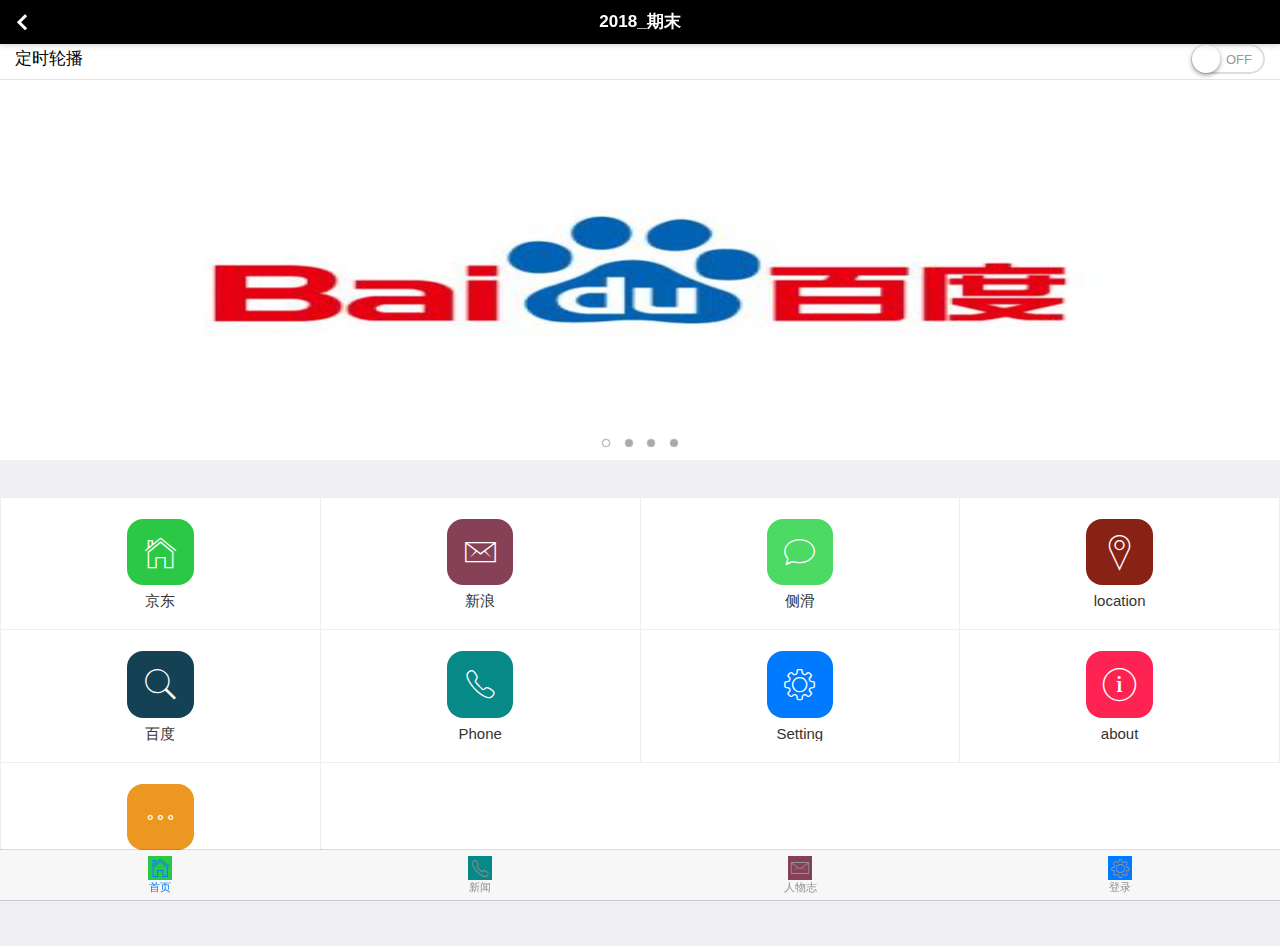
<file: 第六题/phy的app/index.html>
<!DOCTYPE html>
<html>

	<head>
		<meta charset="utf-8">
		<title>Hello MUI</title>
		<meta name="viewport" content="width=device-width, initial-scale=1,maximum-scale=1,user-scalable=no">
		<meta name="apple-mobile-web-app-capable" content="yes">
		<meta name="apple-mobile-web-app-status-bar-style" content="black">

		<!--标准mui.css-->
		<link rel="stylesheet" href="css/mui.min.css">
		<link rel="stylesheet" href="css/exam.css">
		<!--App自定义的css-->
		<!--<link rel="stylesheet" type="text/css" href="../css/app.css"/>-->
	</head>

	<body>
		<header class="mui-bar mui-bar-nav">
			<a class="mui-action-back mui-icon mui-icon-left-nav mui-pull-left"></a>
			<h1 class="mui-title">2018_期末</h1>
		</header>
		<div class="mui-content">
			<ul class="mui-table-view mui-table-view-chevron">
				<li id="switch" class="mui-table-view-cell">
					定时轮播
					<div class="mui-switch">
						<div class="mui-switch-handle"></div>
					</div>
				</li>
			</ul>
		</div>
		<div id="slider" class="mui-slider" >
			<div class="mui-slider-group mui-slider-loop">
				<!-- 额外增加的一个节点(循环轮播：第一个节点是最后一张轮播) -->
				<div class="mui-slider-item mui-slider-item-duplicate">
					<a href="#">
						<img src="images/yuantiao.jpg" width="50px" height="380px " >
					</a>
				</div>
				<!-- 第一张 -->
				<div class="mui-slider-item">
					<a href="#">
						<img src="images/baidu.jpg"  width="50px" height="380px " >
					</a>
				</div>
				<!-- 第二张 -->
				<div class="mui-slider-item">
					<a href="#">
						<img src="images/jingdong.jpg"  width="50px" height="380px " >
					</a>
				</div>
				<!-- 第三张 -->
				<div class="mui-slider-item">
					<a href="#">
						<img src="images/yangshi.jpg"  width="50px" height="380px ">
					</a>
				</div>
				<!-- 第四张 -->
				<div class="mui-slider-item">
					<a href="#">
						<img src="images/zdnf.jpg"  width="100px" height="380px ">
					</a>
				</div>
				<!-- 额外增加的一个节点(循环轮播：最后一个节点是第一张轮播) -->
				<div class="mui-slider-item mui-slider-item-duplicate">
					<a href="#">
						<img src="images/shuijiao.jpg"  width="50px" height="380px ">
					</a>
				</div>
			</div>
			<div class="mui-slider-indicator">
				<div class="mui-indicator mui-active"></div>
				<div class="mui-indicator"></div>
				<div class="mui-indicator"></div>
				<div class="mui-indicator"></div>
			</div>
		</div>
		<nav class="mui-bar mui-bar-tab">
		    <a class="mui-tab-item mui-active" href="index.html">
		        <span class="mui-icon mui-icon-home"></span>
		        <span class="mui-tab-label">首页</span>
		    </a>
		    <a class="mui-tab-item" href="imageviewer.html">
		        <span class="mui-icon mui-icon-phone"></span>
		        <span class="mui-tab-label">新闻</span>
		    </a>
		    <a class="mui-tab-item" href="page1.html">
		        <span class="mui-icon mui-icon-email"></span>
		        <span class="mui-tab-label">人物志</span>
		    </a>
		    <a class="mui-tab-item" href="login.html">
		        <span class="mui-icon mui-icon-gear"></span>
		        <span class="mui-tab-label">登录</span>
		    </a>
		</nav>
		
		<div class="mui-content">
		        <ul class="mui-table-view mui-grid-view mui-grid-9">
		            <li class="mui-table-view-cell mui-media mui-col-xs-4 mui-col-sm-3"><a href="https://www.jd.com/">
		                    <span class="mui-icon mui-icon-home"></span>
		                    <div class="mui-media-body">京东</div></a></li>
		            <li class="mui-table-view-cell mui-media mui-col-xs-4 mui-col-sm-3"><a href="https://www.sina.com.cn/">
		                    <span class="mui-icon mui-icon-email"></span>
		                    <div class="mui-media-body">新浪</div></a></li>
		            <li class="mui-table-view-cell mui-media mui-col-xs-4 mui-col-sm-3"><a href="offcanvas-drag-left.html">
		                    <span class="mui-icon mui-icon-chatbubble"></span>
		                    <div class="mui-media-body">侧滑</div></a></li>
		            <li class="mui-table-view-cell mui-media mui-col-xs-4 mui-col-sm-3"><a href="#">
		                    <span class="mui-icon mui-icon-location"></span>
		                    <div class="mui-media-body">location</div></a></li>
		            <li class="mui-table-view-cell mui-media mui-col-xs-4 mui-col-sm-3"><a href="#">
		                    <span class="mui-icon mui-icon-search"></span>
		                    <div class="mui-media-body">百度</div></a></li>
		            <li class="mui-table-view-cell mui-media mui-col-xs-4 mui-col-sm-3"><a href="https://www.baidu.com/">
		                    <span class="mui-icon mui-icon-phone"></span>
		                    <div class="mui-media-body">Phone</div></a></li>
		            <li class="mui-table-view-cell mui-media mui-col-xs-4 mui-col-sm-3"><a href="#">
		                    <span class="mui-icon mui-icon-gear"></span>
		                    <div class="mui-media-body">Setting</div></a></li>
		            <li class="mui-table-view-cell mui-media mui-col-xs-4 mui-col-sm-3"><a href="#">
		                    <span class="mui-icon mui-icon-info"></span>
		                    <div class="mui-media-body">about</div></a></li>
		           <li class="mui-table-view-cell mui-media mui-col-xs-4 mui-col-sm-3"><a href="#">
		                    <span class="mui-icon mui-icon-more"></span>
		                    <div class="mui-media-body">more</div></a></li>
		        </ul> 
		</div>
		
		<script src="js/mui.min.js"></script>
		<script type="text/javascript" charset="utf-8">
			mui.init({
				swipeBack:true //启用右滑关闭功能
			});
			var slider = mui("#slider");
			document.getElementById("switch").addEventListener('toggle', function(e) {
				if (e.detail.isActive) {
					slider.slider({
						interval: 5000
					});
				} else {
					slider.slider({
						interval: 0
					});
				}
			});
		</script>
	
	<script >
        	mui.init();   	mui('body').on('tap','a',function(){document.location.href=this.href;});
	   </script>

	</body>

</html>
</file>
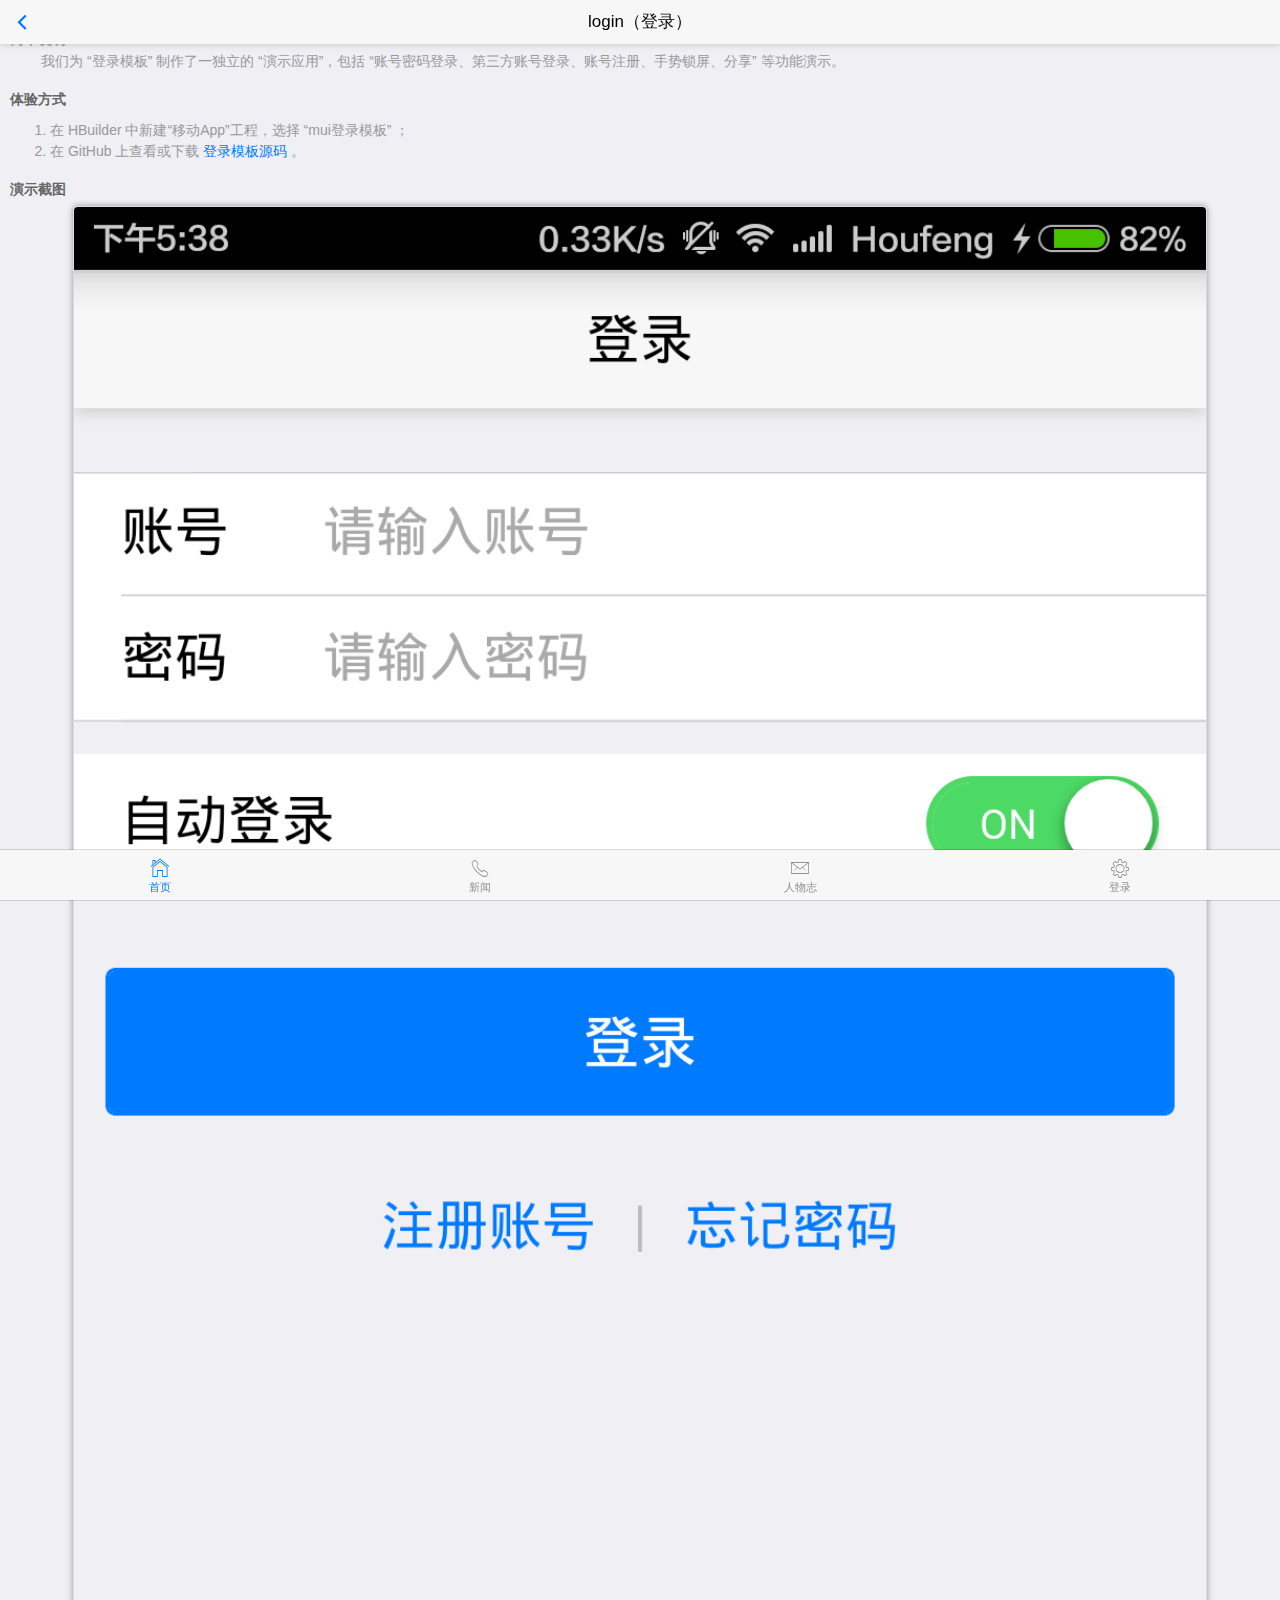
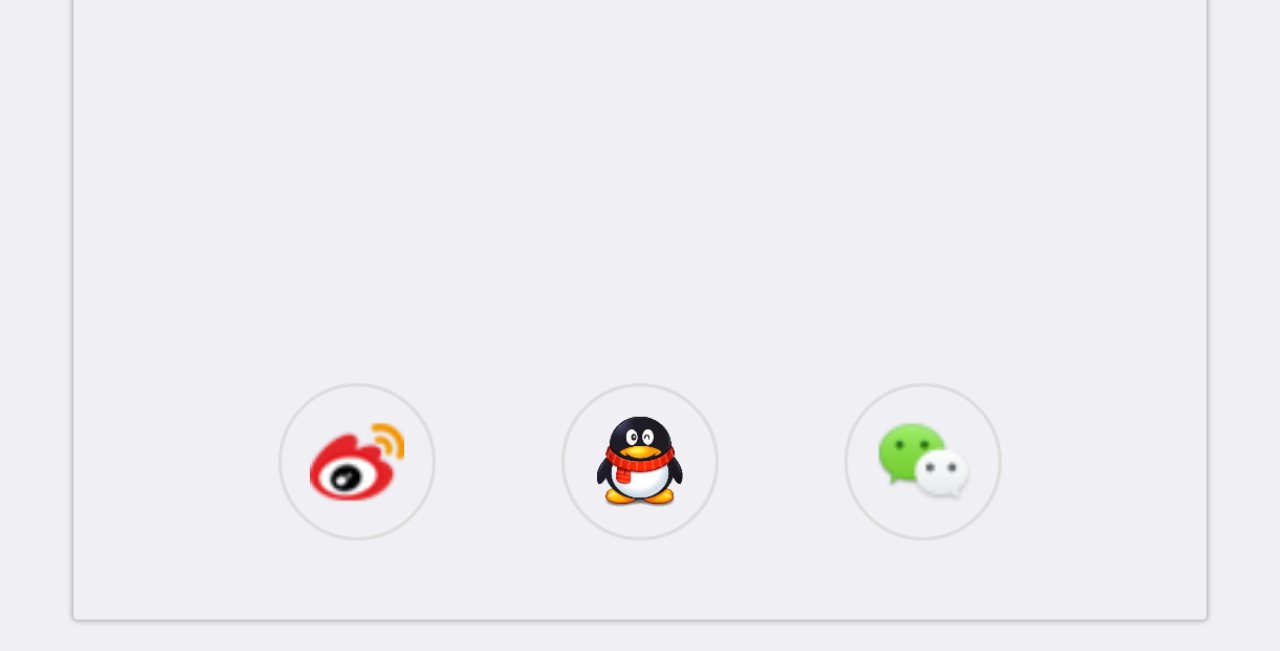
<file: 第六题/phy的app/login.html>
<!DOCTYPE html>
<html>

	<head>
		<meta charset="utf-8">
		<meta name="viewport" content="width=device-width,initial-scale=1,minimum-scale=1,maximum-scale=1,user-scalable=no" />
		<title></title>
		<link href="css/mui.min.css" rel="stylesheet" />
		<!--App自定义的css-->
		<link rel="stylesheet" type="text/css" href="css/app.css" />
		<style>
			h5,
			p,
			ol,
			li {
				color: #666;
				font-size: 14px;
			}
			h5 {
				font-weight: bold;
			}
			p,
			ol {
				padding: 5px auto;
				margin-bottom: 20px;
			}
			p,
			li {
				color: #999;
			}
			img {
				width: 90%;
				border: solid 1px #ddd;
				border-radius: 5px;
				box-shadow: 0px 0px 5px 1px #aaa;
				margin: 5px auto;
			}
		</style>
	</head>

	<body>
		<header class="mui-bar mui-bar-nav">
			<a class="mui-action-back mui-icon mui-icon-left-nav mui-pull-left"></a>
			<h1 class="mui-title">login（登录）</h1>
		</header>
		<div class="mui-content">
			<div class="mui-content-padded">
				<h5>简单说明</h5>
				<p>
					&nbsp;&nbsp;&nbsp;&nbsp;&nbsp;&nbsp;&nbsp;&nbsp;我们为 “登录模板” 制作了一独立的 “演示应用”，包括 “账号密码登录、第三方账号登录、账号注册、手势锁屏、分享” 等功能演示。
				</p>
				<h5>体验方式</h5>
				<ol>
					<li>在 HBuilder 中新建“移动App”工程，选择 “mui登录模板” ；</li>
					<li>在 GitHub 上查看或下载 <a _src='https://github.com/dcloudio/mui/tree/master/examples/login'>登录模板源码</a> 。
					</li>
				</ol>
				<h5>演示截图</h5>
				<p style="text-align: center;">
					<img src="images/login-1.png" />
				</p>
			</div>
		</div>
		<script src="js/mui.min.js"></script>
		<script type="text/javascript" charset="utf-8">
			(function(mui, window, document, undefined) {
				mui.init();
				var qsa = function() {
					return [].slice.call(document.querySelectorAll.apply(document, arguments));
				};
				qsa("[_src]").forEach(function(item) {
					item.addEventListener('tap', function() {
						var url = this.getAttribute('_src');
						if (url) {
							plus.runtime.openURL(url);
						};
					}, false);
				});
			})(mui, window, document, undefined);
		</script>
	
	<nav class="mui-bar mui-bar-tab">
		    <a class="mui-tab-item mui-active" href="index.html">
		        <span class="mui-icon mui-icon-home"></span>
		        <span class="mui-tab-label">首页</span>
		    </a>
		    <a class="mui-tab-item" href="imageviewer.html">
		        <span class="mui-icon mui-icon-phone"></span>
		        <span class="mui-tab-label">新闻</span>
		    </a>
		    <a class="mui-tab-item" href="page1.html">
		        <span class="mui-icon mui-icon-email"></span>
		        <span class="mui-tab-label">人物志</span>
		    </a>
		    <a class="mui-tab-item" href="login.html">
		        <span class="mui-icon mui-icon-gear"></span>
		        <span class="mui-tab-label">登录</span>
		    </a>
		</nav>
	</body>

</html>
</file>
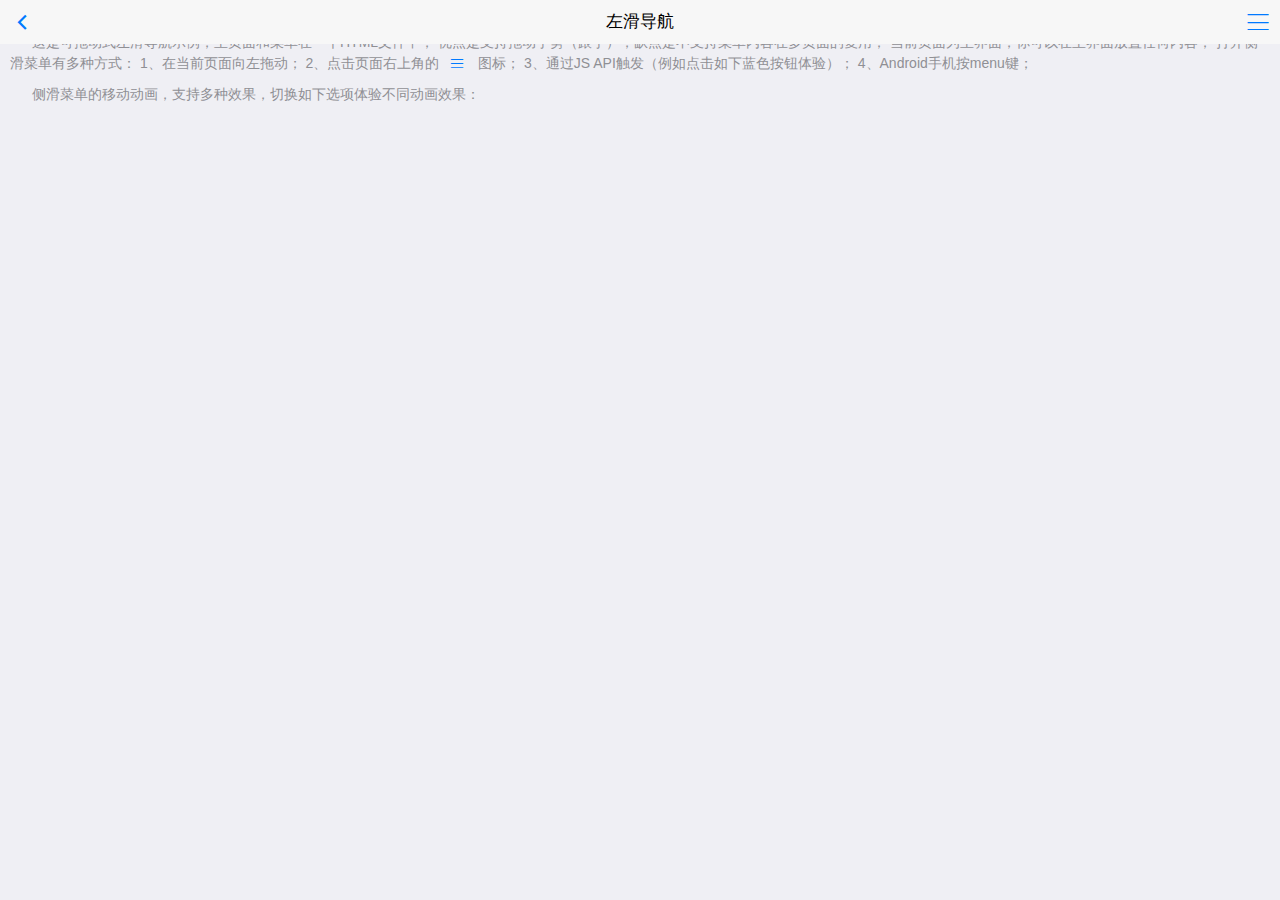
<file: 第六题/phy的app/offcanvas-drag-left.html>
<!DOCTYPE html>
<html>

	<head>
		<meta charset="utf-8">
		<title>Hello MUI</title>
		<meta name="viewport" content="width=device-width, initial-scale=1,maximum-scale=1,user-scalable=no">
		<meta name="apple-mobile-web-app-capable" content="yes">
		<meta name="apple-mobile-web-app-status-bar-style" content="black">

		<link rel="stylesheet" href="css/mui.min.css">
		<style>
			html,
			body {
				background-color: #efeff4;
			}
			p {
				text-indent: 22px;
			}
			span.mui-icon {
				font-size: 14px;
				color: #007aff;
				margin-left: -15px;
				padding-right: 10px;
			}
			.mui-off-canvas-right {
				color: #fff;
			}
			.title {
				margin: 35px 15px 10px;
			}
			.title+.content {
				margin: 10px 15px 35px;
				color: #bbb;
				text-indent: 1em;
				font-size: 14px;
				line-height: 24px;
			}
			input {
				color: #000;
			}
		</style>
	</head>

	<body>
		<!--侧滑菜单容器-->
		<div id="offCanvasWrapper" class="mui-off-canvas-wrap mui-draggable">
			<!--菜单部分-->
			<aside id="offCanvasSide" class="mui-off-canvas-right">
				<div id="offCanvasSideScroll" class="mui-scroll-wrapper">
					<div class="mui-scroll">
						<div class="title">侧滑导航</div>
						<div class="content">
							这是可拖动式侧滑菜单示例，你可以在这里放置任何内容；关闭侧滑菜单有多种方式： 1.在手机屏幕任意位置向右拖动(drag)；2.点击本侧滑菜单页之外的任意位置; 3.点击如下红色按钮
							<span class="android-only">；4.Android手机按back键；5.Android手机按menu键
							</span>。
							<p style="margin: 10px 15px;">
								<button id="offCanvasHide" type="button" class="mui-btn mui-btn-danger mui-btn-block" style="padding: 5px 20px;">关闭侧滑菜单</button>
							</p>

						</div>
						<div class="title" style="margin-bottom: 25px;">侧滑列表示例</div>
						<ul class="mui-table-view mui-table-view-chevron mui-table-view-inverted">
							<li class="mui-table-view-cell">
								<a class="mui-navigate-right">
									Item 1
								</a>
							</li>
							<li class="mui-table-view-cell">
								<a class="mui-navigate-right">
									Item 2
								</a>
							</li>
							<li class="mui-table-view-cell">
								<a class="mui-navigate-right">
									Item 3
								</a>
							</li>
							<li class="mui-table-view-cell">
								<a class="mui-navigate-right">
									Item 4
								</a>
							</li>
							<li class="mui-table-view-cell">
								<a class="mui-navigate-right">
									Item 5
								</a>
							</li>
							<li class="mui-table-view-cell">
								<a class="mui-navigate-right">
								Item 6
							</a>
							</li>

						</ul>
					</div>
				</div>
			</aside>
			<div class="mui-inner-wrap">
				<header class="mui-bar mui-bar-nav">
					<a class="mui-action-back mui-icon mui-icon-back mui-pull-left"></a>
					<a id="offCanvasBtn" href="#offCanvasSide" class="mui-icon mui-action-menu mui-icon-bars mui-pull-right"></a>
					<h1 class="mui-title">左滑导航</h1>
				</header>
				<div id="offCanvasContentScroll" class="mui-content mui-scroll-wrapper">
					<div class="mui-scroll">
						<div class="mui-content-padded">
							<p>这是可拖动式左滑导航示例，主页面和菜单在一个HTML文件中， 优点是支持拖动手势（跟手），缺点是不支持菜单内容在多页面的复用； 当前页面为主界面，你可以在主界面放置任何内容； 打开侧滑菜单有多种方式： 1、在当前页面向左拖动； 2、点击页面右上角的
								<span class="mui-icon mui-icon-bars"></span> 图标； 3、通过JS API触发（例如点击如下蓝色按钮体验）；
								<span class="android-only">4、Android手机按menu键；</span>
							</p>
							
							<p>侧滑菜单的移动动画，支持多种效果，切换如下选项体验不同动画效果：</p>

						</div>

					</div>
				</div>
				<!-- off-canvas backdrop -->
				<div class="mui-off-canvas-backdrop"></div>
			</div>
		</div>
		<script src="js/mui.min.js"></script>
		<script>
			mui.init({
				swipeBack: false,
			});
			 //侧滑容器父节点
			var offCanvasWrapper = mui('#offCanvasWrapper');
			 //主界面容器
			var offCanvasInner = offCanvasWrapper[0].querySelector('.mui-inner-wrap');
			 //菜单容器
			var offCanvasSide = document.getElementById("offCanvasSide");
			 //Android暂不支持整体移动动画
			if (!mui.os.android) {
				document.getElementById("move-togger").classList.remove('mui-hidden');
				var spans = document.querySelectorAll('.android-only');
				for (var i = 0, len = spans.length; i < len; i++) {
					spans[i].style.display = "none";
				}
			}
			 //移动效果是否为整体移动
			var moveTogether = false;
			 //侧滑容器的class列表，增加.mui-slide-in即可实现菜单移动、主界面不动的效果；
			var classList = offCanvasWrapper[0].classList;
			 //变换侧滑动画移动效果；
			mui('.mui-input-group').on('change', 'input', function() {
				if (this.checked) {
					offCanvasSide.classList.remove('mui-transitioning');
					offCanvasSide.setAttribute('style', '');
					classList.remove('mui-slide-in');
					classList.remove('mui-scalable');
					switch (this.value) {
						case 'main-move':
							if (moveTogether) {
								//仅主内容滑动时，侧滑菜单在off-canvas-wrap内，和主界面并列
								offCanvasWrapper[0].insertBefore(offCanvasSide, offCanvasWrapper[0].firstElementChild);
								moveTogether = false;
							}
							break;
						case 'main-move-scalable':
							if (moveTogether) {
								//仅主内容滑动时，侧滑菜单在off-canvas-wrap内，和主界面并列
								offCanvasWrapper[0].insertBefore(offCanvasSide, offCanvasWrapper[0].firstElementChild);
							}
							classList.add('mui-scalable');
							break;
						case 'menu-move':
							classList.add('mui-slide-in');
							break;
						case 'all-move':
							moveTogether = true;
							//整体滑动时，侧滑菜单在inner-wrap内
							offCanvasInner.insertBefore(offCanvasSide, offCanvasInner.firstElementChild);
							break;
					}
					offCanvasWrapper.offCanvas().refresh();
				}
			});
			document.getElementById('offCanvasShow').addEventListener('tap', function() {
				offCanvasWrapper.offCanvas('show');
			});
			document.getElementById('offCanvasHide').addEventListener('tap', function() {
				offCanvasWrapper.offCanvas('close');
			});
			 //主界面和侧滑菜单界面均支持区域滚动；
			mui('#offCanvasSideScroll').scroll();
			mui('#offCanvasContentScroll').scroll();
			 //实现ios平台的侧滑关闭页面；
			if (mui.os.plus && mui.os.ios) {
				offCanvasWrapper[0].addEventListener('shown', function(e) { //菜单显示完成事件
					plus.webview.currentWebview().setStyle({
						'popGesture': 'none'
					});
				});
				offCanvasWrapper[0].addEventListener('hidden', function(e) { //菜单关闭完成事件
					plus.webview.currentWebview().setStyle({
						'popGesture': 'close'
					});
				});
			}
		</script>
	</body>

</html>
</file>
<file: 第六题/phy的app/css/exam.css>
.mui-bar-nav{
	background-color: #000000;
}
.mui-bar-nav .mui-title,.mui-bar-nav a{
	color: #FFFFFF;
	font-weight: 600;
}
.mui-grid-view.mui-grid-9{background: #FFFFFF;}
.mui-table-view.mui-grid-view .mui-table-view-cell span{
	font-size: 2em;
	padding: 0.8rem;
	color: #FFFFFF;
	text-align: center;
	border-radius: 1rem;
	background-image: none;
}
.mui-icon-home{
	background-color: #2AC845;
}
.mui-icon-email{
	background-color: #874156;
}
.mui-icon-chatbubble{
	background-color: #4CD964;
}
.mui-icon-location{
	background-color: #872215;
}
.mui-icon-search{
	background-color: #154154;
}
.mui-icon-phone{
	background-color: #078987;
}
.mui-icon-gear{
	background-color: #007AFF;
}
.mui-icon-info{
	background-color: #FF2353;
}
.mui-icon-more{
	background-color: #EC971F;
</file>
<file: 第六题/phy的app/css/app.css>
/*
 *这是单独为hello mui准备的个性化css，可以覆盖标准mui的css定义；
 * 在实际项目开发时，建议为App单独写一个css文件，从而实现项目的自定义皮肤功能；
 * 
 * */
.mui-plus header.mui-bar{
	display: none;
}
.mui-plus .mui-bar-nav~.mui-content{
	padding: 0;
}

/*hm开头的表示仅为 Hello MUI示例定义*/
.hm-description{
	margin: .5em 0;
}

.hm-description>li {
	font-size: 14px;
	color: #8f8f94;
}
</file>
